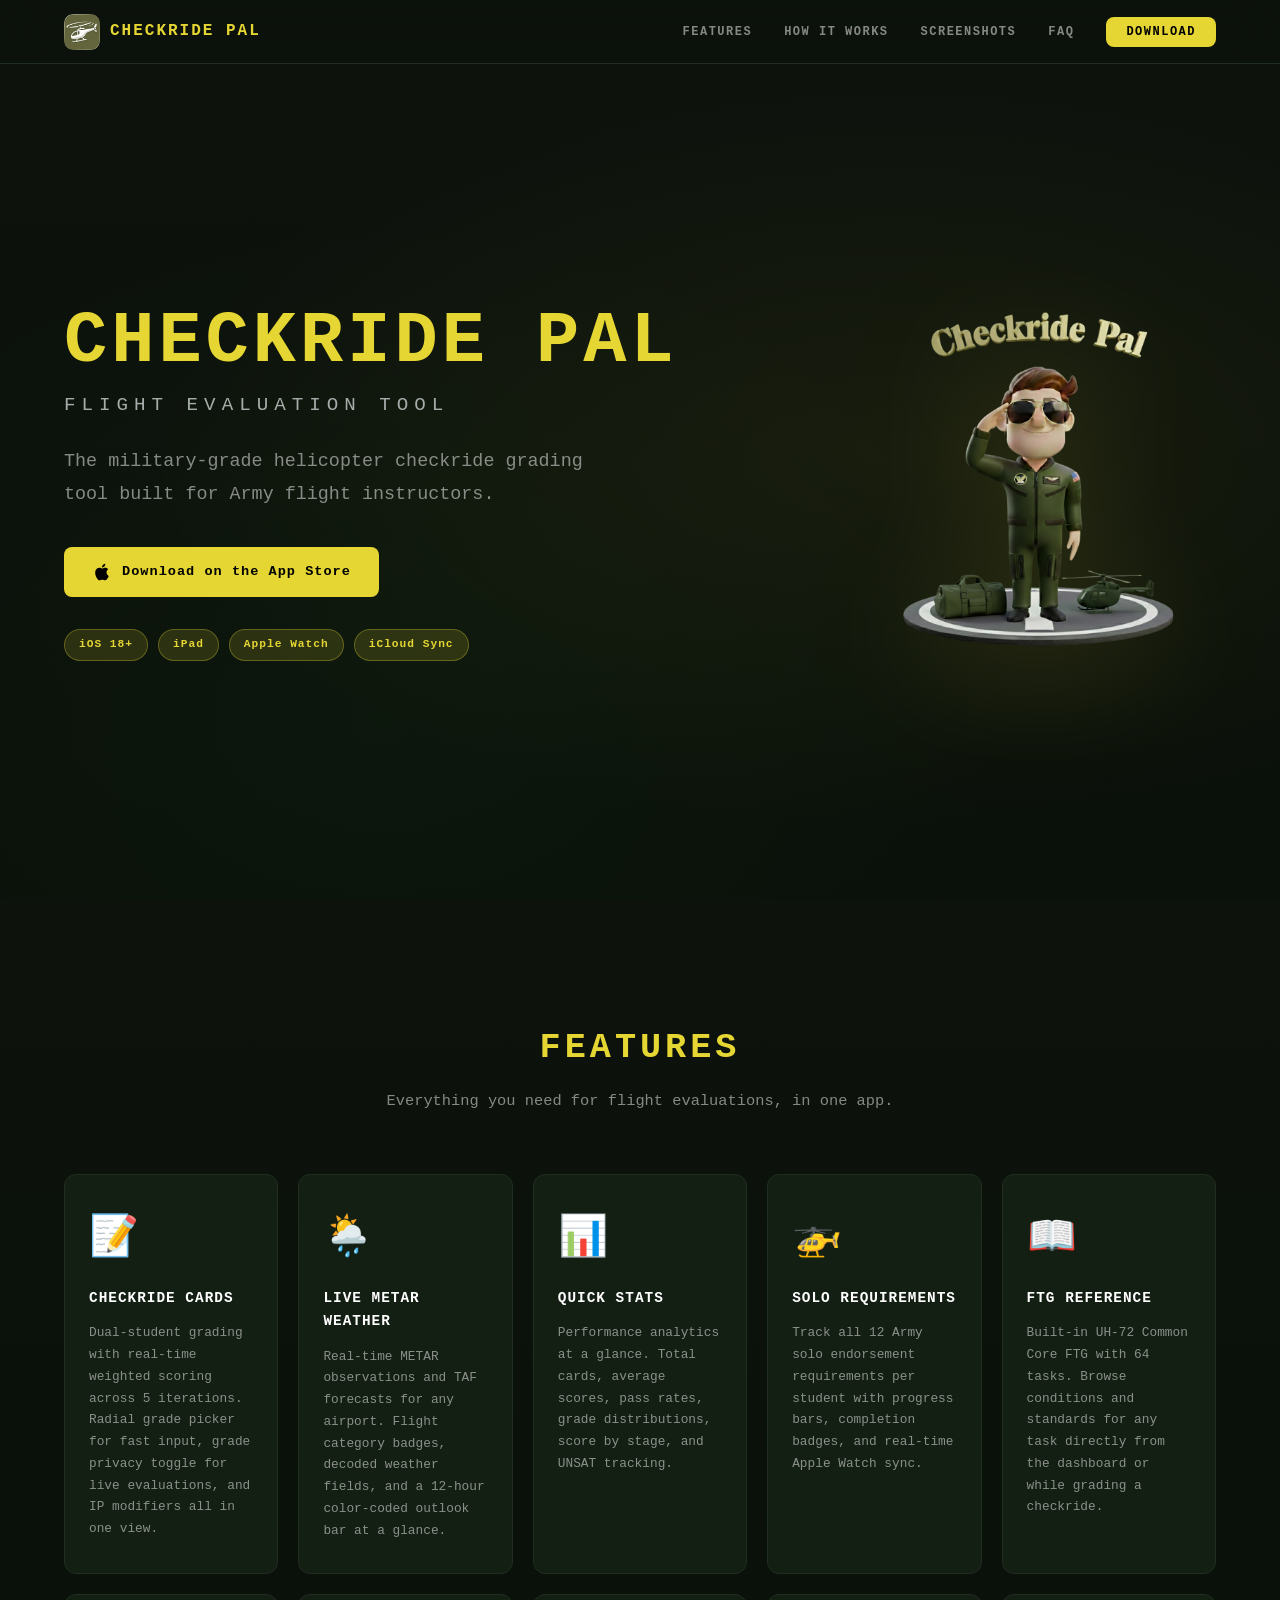
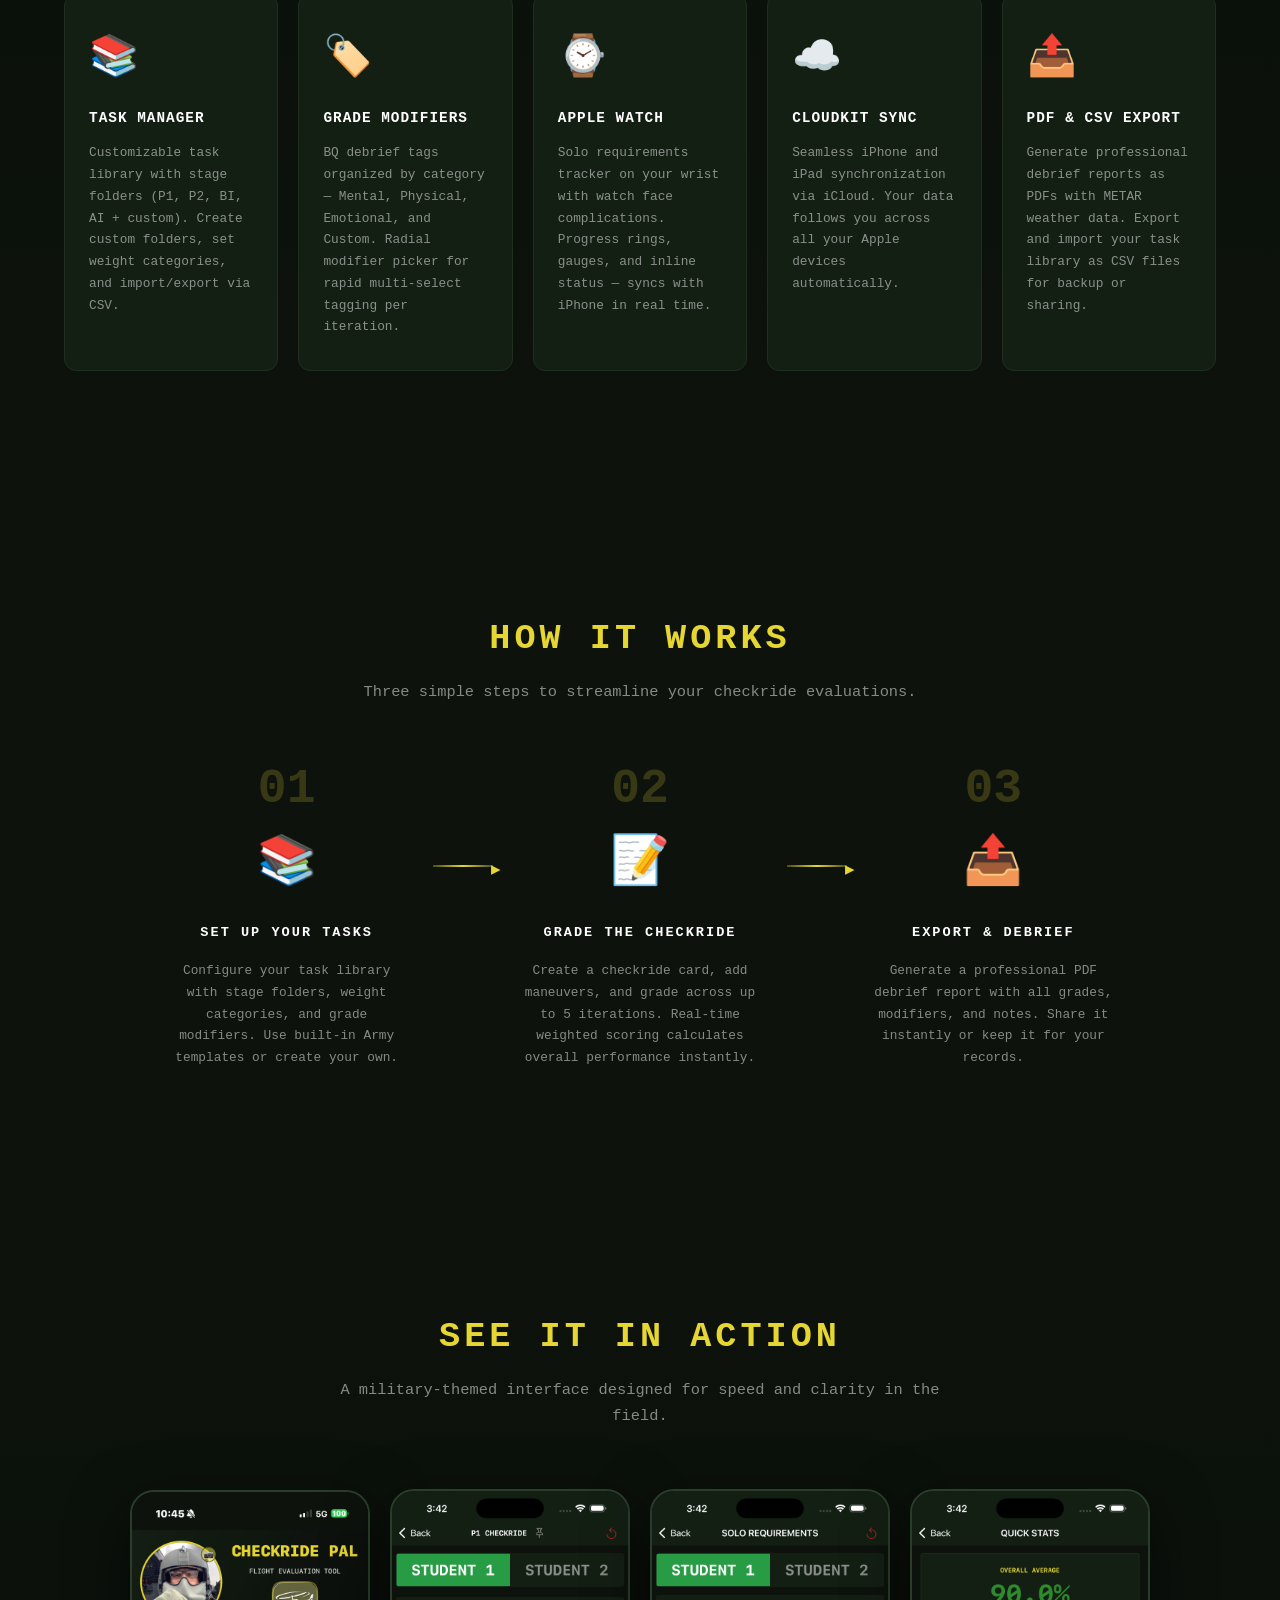
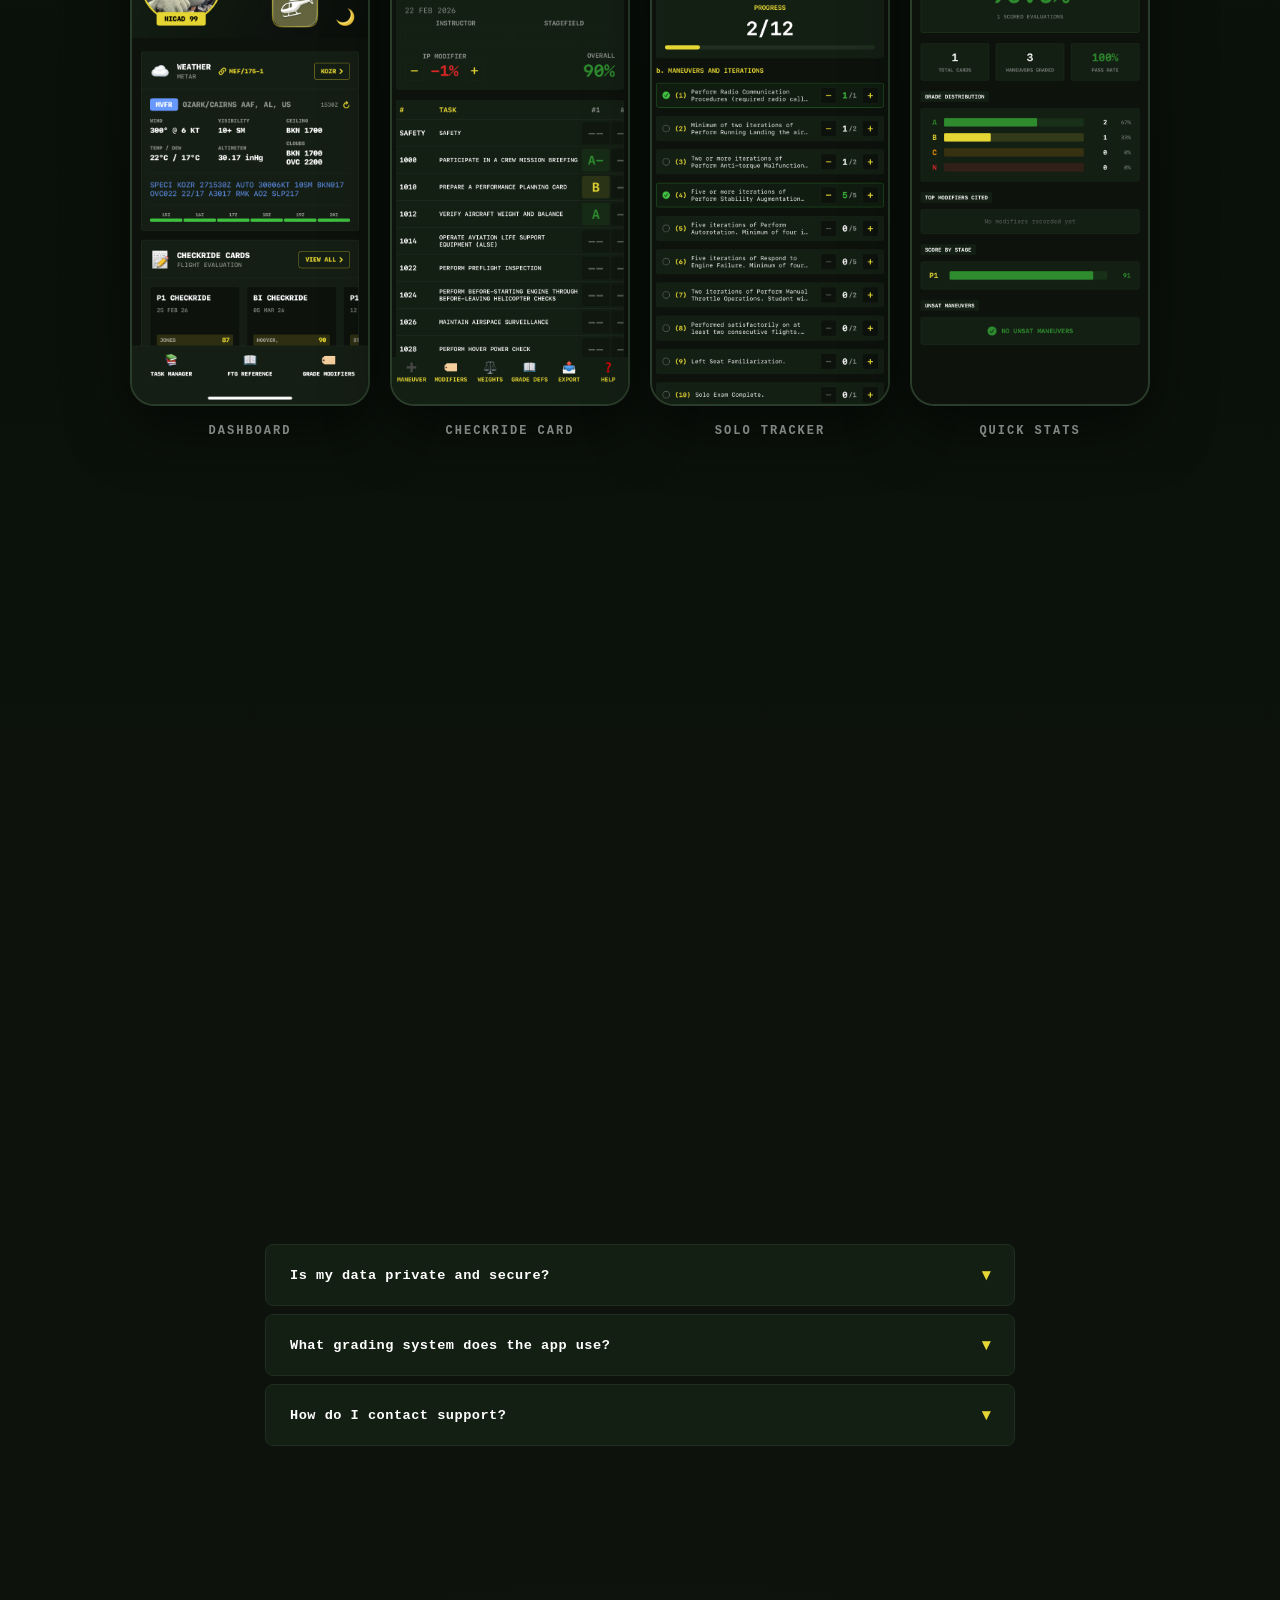
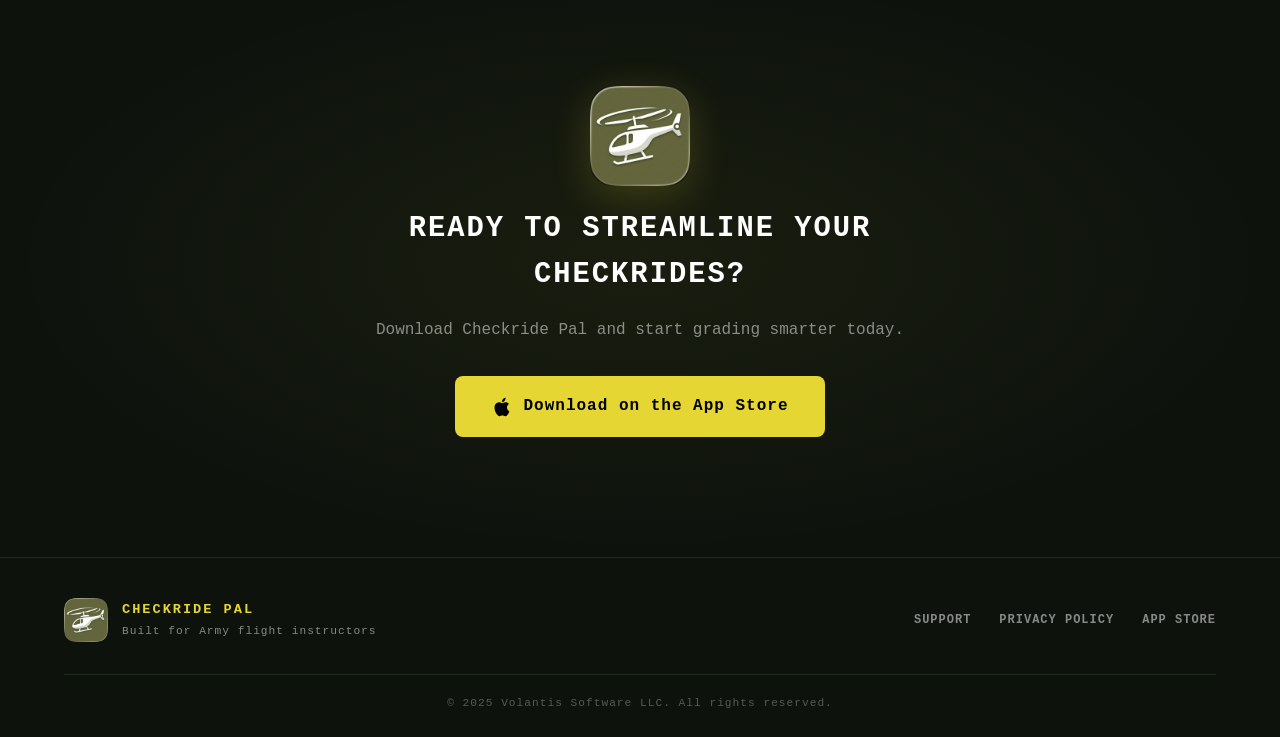
<file: index.html>
<!DOCTYPE html>
<html lang="en">
<head>
    <meta charset="UTF-8">
    <meta name="viewport" content="width=device-width, initial-scale=1.0">
    <title>Checkride Pal — Flight Evaluation Tool</title>
    <meta name="description" content="Military-grade helicopter checkride grading tool for Army flight instructors. Real-time scoring, solo requirements tracking, and Apple Watch companion.">
    <meta name="theme-color" content="#0D120D">
    <link rel="icon" type="image/png" sizes="32x32" href="assets/favicon-32.png?v=2">
    <link rel="icon" type="image/png" sizes="512x512" href="assets/app-icon.png?v=2">
    <link rel="apple-touch-icon" href="assets/app-icon.png?v=2">
    <link rel="stylesheet" href="styles.css">
</head>
<body>
    <!-- Navigation -->
    <nav class="navbar" id="navbar">
        <div class="nav-container">
            <a href="#" class="nav-logo">
                <img src="assets/app-icon.png" alt="Checkride Pal" class="nav-icon">
                <span>CHECKRIDE PAL</span>
            </a>
            <button class="nav-toggle" id="navToggle" aria-label="Toggle navigation">
                <span class="hamburger"></span>
            </button>
            <ul class="nav-links" id="navLinks">
                <li><a href="#features">FEATURES</a></li>
                <li><a href="#how-it-works">HOW IT WORKS</a></li>
                <li><a href="#screenshots">SCREENSHOTS</a></li>
                <li><a href="#faq">FAQ</a></li>
                <li><a href="#download" class="nav-cta">DOWNLOAD</a></li>
            </ul>
        </div>
    </nav>

    <!-- Hero Section -->
    <section class="hero" id="hero">
        <div class="hero-bg"></div>
        <div class="hero-content">
            <div class="hero-text">
                <h1 class="hero-title">CHECKRIDE PAL</h1>
                <p class="hero-subtitle">FLIGHT EVALUATION TOOL</p>
                <p class="hero-description">The military-grade helicopter checkride grading tool built for Army flight instructors.</p>
                <div class="hero-buttons">
                    <a href="#download" class="btn btn-primary">
                        <svg class="apple-icon" viewBox="0 0 24 24" fill="currentColor" width="20" height="20">
                            <path d="M18.71 19.5c-.83 1.24-1.71 2.45-3.05 2.47-1.34.03-1.77-.79-3.29-.79-1.53 0-2 .77-3.27.82-1.31.05-2.3-1.32-3.14-2.53C4.25 17 2.94 12.45 4.7 9.39c.87-1.52 2.43-2.48 4.12-2.51 1.28-.02 2.5.87 3.29.87.78 0 2.26-1.07 3.8-.91.65.03 2.47.26 3.64 1.98-.09.06-2.17 1.28-2.15 3.81.03 3.02 2.65 4.03 2.68 4.04-.03.07-.42 1.44-1.38 2.83M13 3.5c.73-.83 1.94-1.46 2.94-1.5.13 1.17-.34 2.35-1.04 3.19-.69.85-1.83 1.51-2.95 1.42-.15-1.15.41-2.35 1.05-3.11z"/>
                        </svg>
                        Download on the App Store
                    </a>
                </div>
                <div class="hero-badges">
                    <span class="badge">iOS 18+</span>
                    <span class="badge">iPad</span>
                    <span class="badge">Apple Watch</span>
                    <span class="badge">iCloud Sync</span>
                </div>
            </div>
            <div class="hero-image">
                <img src="assets/Pilot_helicopter.png" alt="Checkride Pal Mascot" class="mascot">
            </div>
        </div>
    </section>

    <!-- Features Section -->
    <section class="features" id="features">
        <div class="container">
            <h2 class="section-title fade-in">FEATURES</h2>
            <p class="section-subtitle fade-in">Everything you need for flight evaluations, in one app.</p>
            <div class="features-grid">
                <div class="feature-card fade-in">
                    <span class="feature-emoji">📝</span>
                    <h3>Checkride Cards</h3>
                    <p>Dual-student grading with real-time weighted scoring across 5 iterations. Radial grade picker for fast input, grade privacy toggle for live evaluations, and IP modifiers all in one view.</p>
                </div>
                <div class="feature-card fade-in">
                    <span class="feature-emoji">🌦️</span>
                    <h3>Live METAR Weather</h3>
                    <p>Real-time METAR observations and TAF forecasts for any airport. Flight category badges, decoded weather fields, and a 12-hour color-coded outlook bar at a glance.</p>
                </div>
                <div class="feature-card fade-in">
                    <span class="feature-emoji">📊</span>
                    <h3>Quick Stats</h3>
                    <p>Performance analytics at a glance. Total cards, average scores, pass rates, grade distributions, score by stage, and UNSAT tracking.</p>
                </div>
                <div class="feature-card fade-in">
                    <span class="feature-emoji">🚁</span>
                    <h3>Solo Requirements</h3>
                    <p>Track all 12 Army solo endorsement requirements per student with progress bars, completion badges, and real-time Apple Watch sync.</p>
                </div>
                <div class="feature-card fade-in">
                    <span class="feature-emoji">📖</span>
                    <h3>FTG Reference</h3>
                    <p>Built-in UH-72 Common Core FTG with 64 tasks. Browse conditions and standards for any task directly from the dashboard or while grading a checkride.</p>
                </div>
                <div class="feature-card fade-in">
                    <span class="feature-emoji">📚</span>
                    <h3>Task Manager</h3>
                    <p>Customizable task library with stage folders (P1, P2, BI, AI + custom). Create custom folders, set weight categories, and import/export via CSV.</p>
                </div>
                <div class="feature-card fade-in">
                    <span class="feature-emoji">🏷️</span>
                    <h3>Grade Modifiers</h3>
                    <p>BQ debrief tags organized by category — Mental, Physical, Emotional, and Custom. Radial modifier picker for rapid multi-select tagging per iteration.</p>
                </div>
                <div class="feature-card fade-in">
                    <span class="feature-emoji">⌚</span>
                    <h3>Apple Watch</h3>
                    <p>Solo requirements tracker on your wrist with watch face complications. Progress rings, gauges, and inline status — syncs with iPhone in real time.</p>
                </div>
                <div class="feature-card fade-in">
                    <span class="feature-emoji">☁️</span>
                    <h3>CloudKit Sync</h3>
                    <p>Seamless iPhone and iPad synchronization via iCloud. Your data follows you across all your Apple devices automatically.</p>
                </div>
                <div class="feature-card fade-in">
                    <span class="feature-emoji">📤</span>
                    <h3>PDF & CSV Export</h3>
                    <p>Generate professional debrief reports as PDFs with METAR weather data. Export and import your task library as CSV files for backup or sharing.</p>
                </div>
            </div>
        </div>
    </section>

    <!-- How It Works Section -->
    <section class="how-it-works" id="how-it-works">
        <div class="container">
            <h2 class="section-title fade-in">HOW IT WORKS</h2>
            <p class="section-subtitle fade-in">Three simple steps to streamline your checkride evaluations.</p>
            <div class="steps">
                <div class="step fade-in">
                    <div class="step-number">01</div>
                    <div class="step-icon">📚</div>
                    <h3>SET UP YOUR TASKS</h3>
                    <p>Configure your task library with stage folders, weight categories, and grade modifiers. Use built-in Army templates or create your own.</p>
                </div>
                <div class="step-connector fade-in"></div>
                <div class="step fade-in">
                    <div class="step-number">02</div>
                    <div class="step-icon">📝</div>
                    <h3>GRADE THE CHECKRIDE</h3>
                    <p>Create a checkride card, add maneuvers, and grade across up to 5 iterations. Real-time weighted scoring calculates overall performance instantly.</p>
                </div>
                <div class="step-connector fade-in"></div>
                <div class="step fade-in">
                    <div class="step-number">03</div>
                    <div class="step-icon">📤</div>
                    <h3>EXPORT & DEBRIEF</h3>
                    <p>Generate a professional PDF debrief report with all grades, modifiers, and notes. Share it instantly or keep it for your records.</p>
                </div>
            </div>
        </div>
    </section>

    <!-- Screenshots Section -->
    <section class="screenshots" id="screenshots">
        <div class="container">
            <h2 class="section-title fade-in">SEE IT IN ACTION</h2>
            <p class="section-subtitle fade-in">A military-themed interface designed for speed and clarity in the field.</p>
            <div class="screenshots-row">
                <div class="screenshot-item fade-in">
                    <img src="assets/Dashboard.png" alt="Checkride Pal Dashboard" class="screenshot-img">
                    <p class="screenshot-label">DASHBOARD</p>
                </div>
                <div class="screenshot-item fade-in">
                    <img src="assets/Checkride.png" alt="Checkride Card Grading" class="screenshot-img">
                    <p class="screenshot-label">CHECKRIDE CARD</p>
                </div>
                <div class="screenshot-item fade-in">
                    <img src="assets/SOLO.png" alt="Solo Requirements Tracker" class="screenshot-img">
                    <p class="screenshot-label">SOLO TRACKER</p>
                </div>
                <div class="screenshot-item fade-in">
                    <img src="assets/stats.png" alt="Quick Stats Analytics" class="screenshot-img">
                    <p class="screenshot-label">QUICK STATS</p>
                </div>
            </div>
            <div class="screenshots-row screenshots-row--watch">
                <div class="screenshot-item screenshot-item--watch fade-in">
                    <img src="assets/SOLO_Watch.PNG" alt="Apple Watch Solo Tracker" class="screenshot-img screenshot-img--watch">
                    <p class="screenshot-label">WATCH — SOLO TRACKER</p>
                </div>
                <div class="screenshot-item screenshot-item--watch fade-in">
                    <img src="assets/Complications.png" alt="Apple Watch Complications" class="screenshot-img screenshot-img--watch">
                    <p class="screenshot-label">WATCH — COMPLICATIONS</p>
                </div>
            </div>
        </div>
    </section>

    <!-- FAQ Section -->
    <section class="faq" id="faq">
        <div class="container">
            <h2 class="section-title fade-in">FREQUENTLY ASKED QUESTIONS</h2>
            <div class="faq-list">
                <div class="faq-item fade-in">
                    <button class="faq-question" aria-expanded="false">
                        <span>What devices does Checkride Pal support?</span>
                        <span class="faq-chevron">&#9662;</span>
                    </button>
                    <div class="faq-answer">
                        <p>Checkride Pal runs on iPhone and iPad with iOS 18 or later, plus an Apple Watch companion app for solo requirements tracking. Your data syncs across all devices via iCloud.</p>
                    </div>
                </div>
                <div class="faq-item fade-in">
                    <button class="faq-question" aria-expanded="false">
                        <span>How does iCloud sync work?</span>
                        <span class="faq-chevron">&#9662;</span>
                    </button>
                    <div class="faq-answer">
                        <p>All your checkride cards, task library, grade modifiers, and weight categories sync automatically via CloudKit. Just sign into iCloud on your devices and your data stays up to date.</p>
                    </div>
                </div>
                <div class="faq-item fade-in">
                    <button class="faq-question" aria-expanded="false">
                        <span>Can I customize the task library?</span>
                        <span class="faq-chevron">&#9662;</span>
                    </button>
                    <div class="faq-answer">
                        <p>Yes! The app comes with built-in Army stage templates (P1, P2, BI, AI), and you can create custom folders, add your own tasks, rename folder labels, and set weight categories. You can also import/export your task library as CSV files.</p>
                    </div>
                </div>
                <div class="faq-item fade-in">
                    <button class="faq-question" aria-expanded="false">
                        <span>Is my data private and secure?</span>
                        <span class="faq-chevron">&#9662;</span>
                    </button>
                    <div class="faq-answer">
                        <p>Your data is stored on-device and synced through your personal iCloud account. We do not have access to your evaluation data. No third-party analytics or tracking is used.</p>
                    </div>
                </div>
                <div class="faq-item fade-in">
                    <button class="faq-question" aria-expanded="false">
                        <span>What grading system does the app use?</span>
                        <span class="faq-chevron">&#9662;</span>
                    </button>
                    <div class="faq-answer">
                        <p>The app uses the standard Army letter grade system: A (90-100), B (80-89), C (70-79), and N/Unsatisfactory (69 and below). Grade weights are fully configurable per card, and weight categories let you adjust scoring multipliers globally.</p>
                    </div>
                </div>
                <div class="faq-item fade-in">
                    <button class="faq-question" aria-expanded="false">
                        <span>How do I contact support?</span>
                        <span class="faq-chevron">&#9662;</span>
                    </button>
                    <div class="faq-answer">
                        <p>For support, bug reports, or feature requests, email us at <a href="mailto:support@volantissoftware.com">support@volantissoftware.com</a>. We typically respond within 24 hours.</p>
                    </div>
                </div>
            </div>
        </div>
    </section>

    <!-- Download CTA Section -->
    <section class="download-cta" id="download">
        <div class="container">
            <div class="cta-content fade-in">
                <img src="assets/app-icon.png" alt="Checkride Pal" class="cta-icon">
                <h2>READY TO STREAMLINE YOUR CHECKRIDES?</h2>
                <p>Download Checkride Pal and start grading smarter today.</p>
                <a href="#" class="btn btn-primary btn-large">
                    <svg class="apple-icon" viewBox="0 0 24 24" fill="currentColor" width="22" height="22">
                        <path d="M18.71 19.5c-.83 1.24-1.71 2.45-3.05 2.47-1.34.03-1.77-.79-3.29-.79-1.53 0-2 .77-3.27.82-1.31.05-2.3-1.32-3.14-2.53C4.25 17 2.94 12.45 4.7 9.39c.87-1.52 2.43-2.48 4.12-2.51 1.28-.02 2.5.87 3.29.87.78 0 2.26-1.07 3.8-.91.65.03 2.47.26 3.64 1.98-.09.06-2.17 1.28-2.15 3.81.03 3.02 2.65 4.03 2.68 4.04-.03.07-.42 1.44-1.38 2.83M13 3.5c.73-.83 1.94-1.46 2.94-1.5.13 1.17-.34 2.35-1.04 3.19-.69.85-1.83 1.51-2.95 1.42-.15-1.15.41-2.35 1.05-3.11z"/>
                    </svg>
                    Download on the App Store
                </a>
            </div>
        </div>
    </section>

    <!-- Footer -->
    <footer class="footer">
        <div class="container">
            <div class="footer-content">
                <div class="footer-brand">
                    <img src="assets/app-icon.png" alt="Checkride Pal" class="footer-icon">
                    <div>
                        <span class="footer-name">CHECKRIDE PAL</span>
                        <span class="footer-tagline">Built for Army flight instructors</span>
                    </div>
                </div>
                <div class="footer-links">
                    <a href="mailto:support@volantissoftware.com">Support</a>
                    <a href="privacy.html">Privacy Policy</a>
                    <a href="#">App Store</a>
                </div>
            </div>
            <div class="footer-bottom">
                <p>&copy; 2025 Volantis Software LLC. All rights reserved.</p>
            </div>
        </div>
    </footer>

    <script src="script.js"></script>
</body>
</html>
</file>
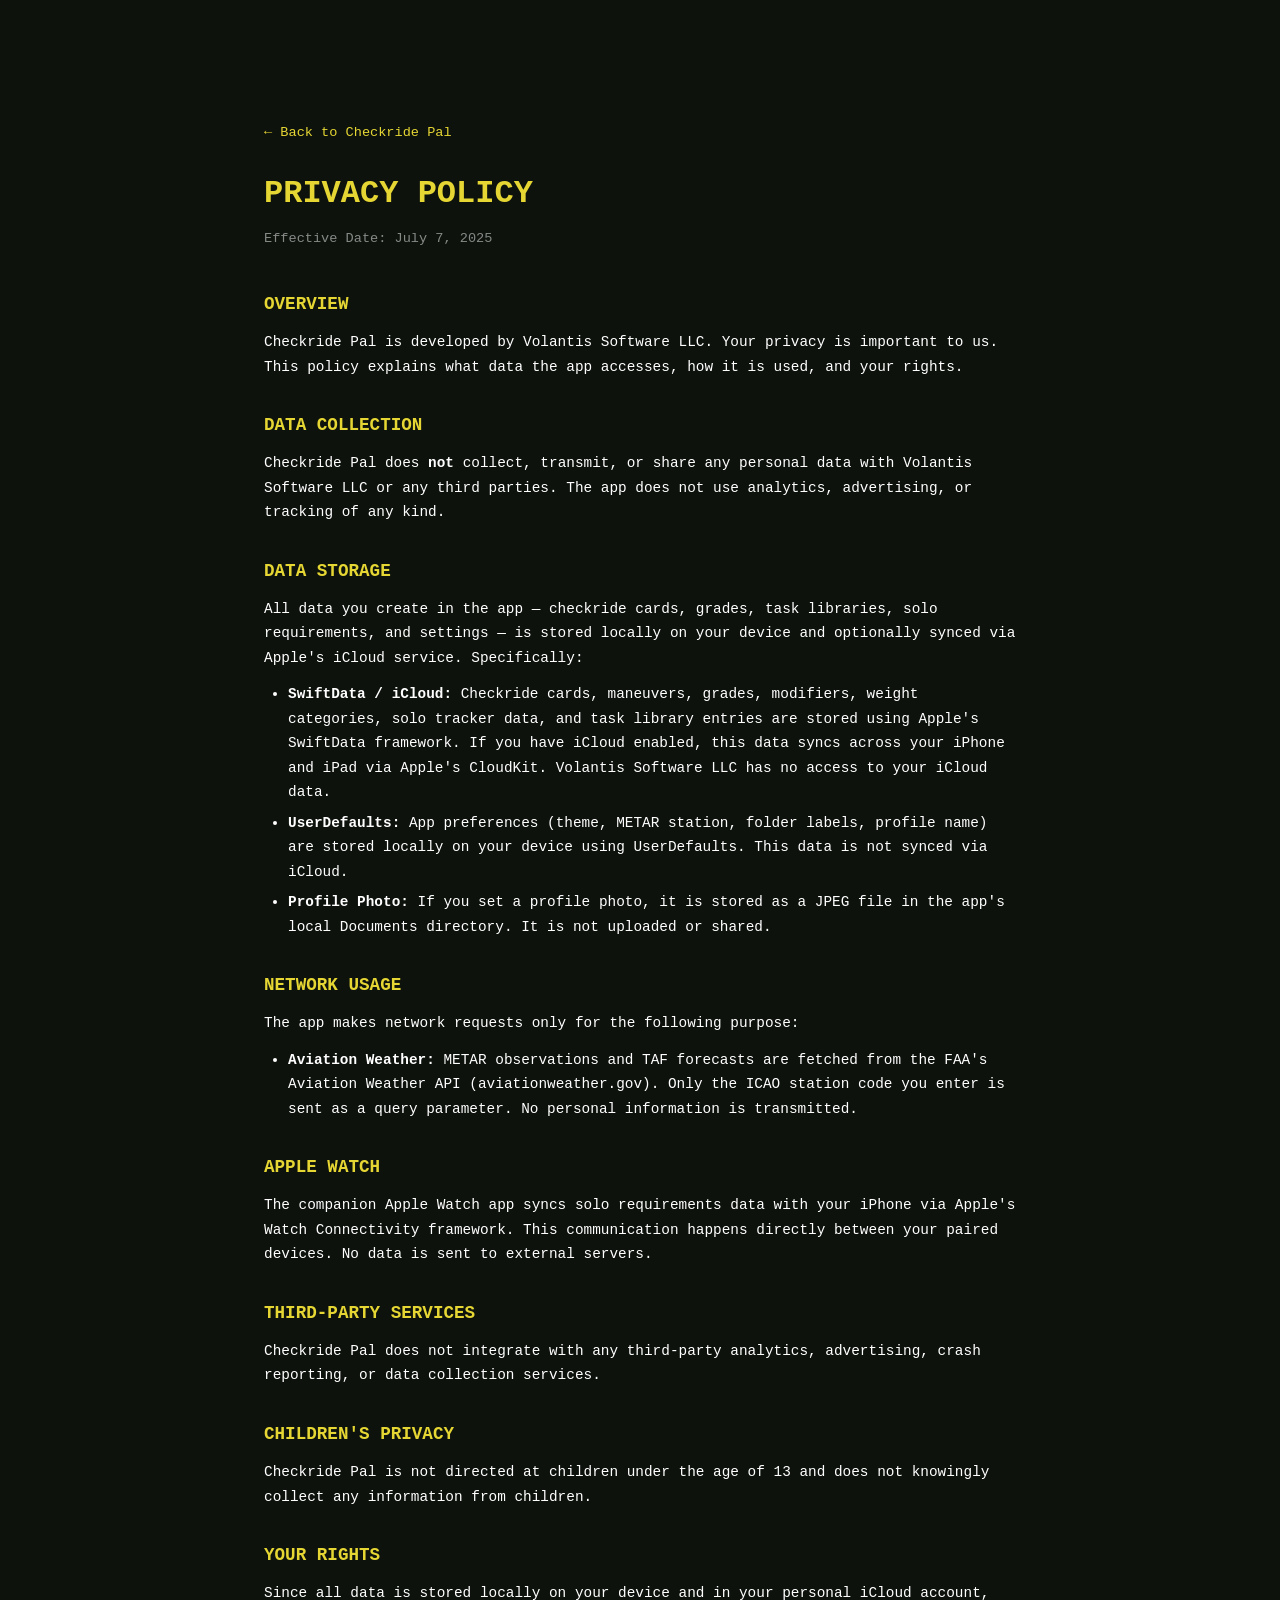
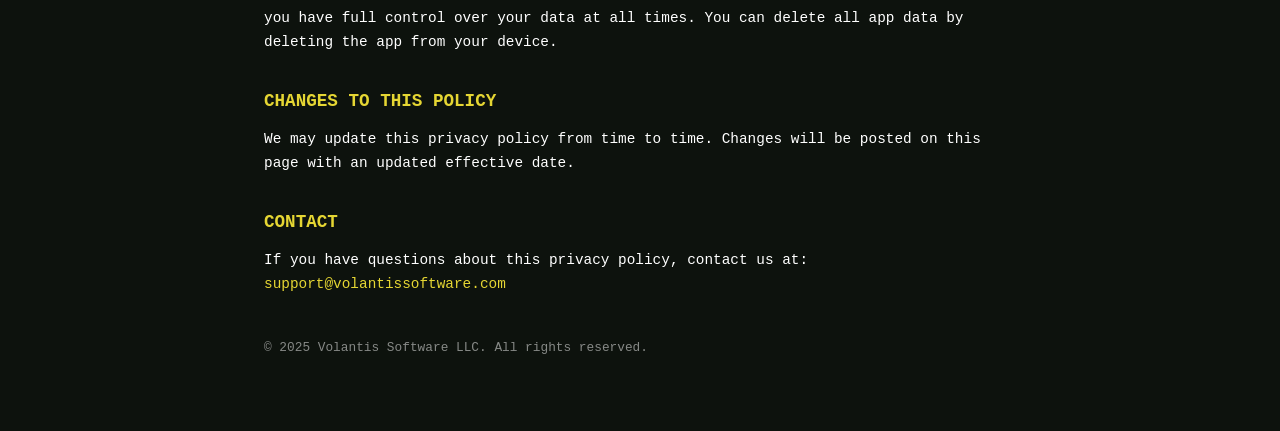
<file: privacy.html>
<!DOCTYPE html>
<html lang="en">
<head>
    <meta charset="UTF-8">
    <meta name="viewport" content="width=device-width, initial-scale=1.0">
    <title>Privacy Policy — Checkride Pal</title>
    <link rel="stylesheet" href="styles.css">
    <link rel="icon" type="image/png" sizes="32x32" href="assets/favicon-32.png">
    <style>
        .privacy-container {
            max-width: 800px;
            margin: 0 auto;
            padding: 120px 24px 60px;
        }
        .privacy-container h1 {
            font-family: var(--font-mono);
            font-size: 2rem;
            color: var(--accent-gold);
            text-transform: uppercase;
            margin-bottom: 8px;
        }
        .privacy-container .effective-date {
            font-family: var(--font-mono);
            font-size: 0.85rem;
            color: var(--text-secondary);
            margin-bottom: 40px;
        }
        .privacy-container h2 {
            font-family: var(--font-mono);
            font-size: 1.1rem;
            color: var(--accent-gold);
            text-transform: uppercase;
            margin-top: 32px;
            margin-bottom: 12px;
        }
        .privacy-container p,
        .privacy-container li {
            font-family: var(--font-mono);
            font-size: 0.9rem;
            color: var(--text-primary);
            line-height: 1.7;
            margin-bottom: 12px;
        }
        .privacy-container ul {
            padding-left: 24px;
            margin-bottom: 16px;
        }
        .privacy-container li {
            margin-bottom: 6px;
        }
        .privacy-container a {
            color: var(--accent-gold);
            text-decoration: none;
        }
        .privacy-container a:hover {
            text-decoration: underline;
        }
        .back-link {
            display: inline-block;
            margin-bottom: 24px;
            font-family: var(--font-mono);
            font-size: 0.85rem;
            color: var(--accent-gold);
            text-decoration: none;
        }
        .back-link:hover {
            text-decoration: underline;
        }
    </style>
</head>
<body>
    <div class="privacy-container">
        <a href="index.html" class="back-link">&larr; Back to Checkride Pal</a>
        <h1>Privacy Policy</h1>
        <p class="effective-date">Effective Date: July 7, 2025</p>

        <h2>Overview</h2>
        <p>Checkride Pal is developed by Volantis Software LLC. Your privacy is important to us. This policy explains what data the app accesses, how it is used, and your rights.</p>

        <h2>Data Collection</h2>
        <p>Checkride Pal does <strong>not</strong> collect, transmit, or share any personal data with Volantis Software LLC or any third parties. The app does not use analytics, advertising, or tracking of any kind.</p>

        <h2>Data Storage</h2>
        <p>All data you create in the app — checkride cards, grades, task libraries, solo requirements, and settings — is stored locally on your device and optionally synced via Apple's iCloud service. Specifically:</p>
        <ul>
            <li><strong>SwiftData / iCloud:</strong> Checkride cards, maneuvers, grades, modifiers, weight categories, solo tracker data, and task library entries are stored using Apple's SwiftData framework. If you have iCloud enabled, this data syncs across your iPhone and iPad via Apple's CloudKit. Volantis Software LLC has no access to your iCloud data.</li>
            <li><strong>UserDefaults:</strong> App preferences (theme, METAR station, folder labels, profile name) are stored locally on your device using UserDefaults. This data is not synced via iCloud.</li>
            <li><strong>Profile Photo:</strong> If you set a profile photo, it is stored as a JPEG file in the app's local Documents directory. It is not uploaded or shared.</li>
        </ul>

        <h2>Network Usage</h2>
        <p>The app makes network requests only for the following purpose:</p>
        <ul>
            <li><strong>Aviation Weather:</strong> METAR observations and TAF forecasts are fetched from the FAA's Aviation Weather API (aviationweather.gov). Only the ICAO station code you enter is sent as a query parameter. No personal information is transmitted.</li>
        </ul>

        <h2>Apple Watch</h2>
        <p>The companion Apple Watch app syncs solo requirements data with your iPhone via Apple's Watch Connectivity framework. This communication happens directly between your paired devices. No data is sent to external servers.</p>

        <h2>Third-Party Services</h2>
        <p>Checkride Pal does not integrate with any third-party analytics, advertising, crash reporting, or data collection services.</p>

        <h2>Children's Privacy</h2>
        <p>Checkride Pal is not directed at children under the age of 13 and does not knowingly collect any information from children.</p>

        <h2>Your Rights</h2>
        <p>Since all data is stored locally on your device and in your personal iCloud account, you have full control over your data at all times. You can delete all app data by deleting the app from your device.</p>

        <h2>Changes to This Policy</h2>
        <p>We may update this privacy policy from time to time. Changes will be posted on this page with an updated effective date.</p>

        <h2>Contact</h2>
        <p>If you have questions about this privacy policy, contact us at:<br>
        <a href="mailto:support@volantissoftware.com">support@volantissoftware.com</a></p>

        <p style="margin-top: 40px; color: var(--text-secondary); font-size: 0.8rem;">&copy; 2025 Volantis Software LLC. All rights reserved.</p>
    </div>
</body>
</html>
</file>
<file: styles.css>
/* ============================================
   CHECKRIDE PAL — Website Styles
   Military Aviation Theme
   ============================================ */

/* --- CSS Custom Properties --- */
:root {
    --bg-primary: #0D120D;
    --bg-card: #141F14;
    --bg-card-hover: #1a2a1a;
    --accent-gold: #E5D633;
    --accent-gold-dim: rgba(229, 214, 51, 0.15);
    --accent-gold-border: rgba(229, 214, 51, 0.3);
    --border: #1F2E1F;
    --border-light: #2a3d2a;
    --text-primary: #FFFFFF;
    --text-secondary: rgba(255, 255, 255, 0.5);
    --text-tertiary: rgba(255, 255, 255, 0.3);
    --success: #40BF40;
    --critical: #D92626;
    --olive-drab: #4D5C48;
    --aluminum: #A5ADAA;
    --font-mono: 'SF Mono', 'Fira Code', 'Cascadia Code', 'Courier New', monospace;
    --nav-height: 64px;
    --container-max: 1200px;
    --radius: 8px;
    --radius-lg: 12px;
    --transition: 0.3s ease;
}

/* --- Reset & Base --- */
*,
*::before,
*::after {
    margin: 0;
    padding: 0;
    box-sizing: border-box;
}

html {
    scroll-behavior: smooth;
    scroll-padding-top: var(--nav-height);
}

body {
    font-family: var(--font-mono);
    background-color: var(--bg-primary);
    color: var(--text-primary);
    line-height: 1.6;
    -webkit-font-smoothing: antialiased;
    -moz-osx-font-smoothing: grayscale;
}

a {
    color: var(--accent-gold);
    text-decoration: none;
    transition: color var(--transition);
}

a:hover {
    color: #f0e85a;
}

img {
    max-width: 100%;
    height: auto;
}

.container {
    max-width: var(--container-max);
    margin: 0 auto;
    padding: 0 24px;
}

/* --- Navbar --- */
.navbar {
    position: fixed;
    top: 0;
    left: 0;
    right: 0;
    height: var(--nav-height);
    background: rgba(13, 18, 13, 0.92);
    backdrop-filter: blur(20px);
    -webkit-backdrop-filter: blur(20px);
    border-bottom: 1px solid var(--border);
    z-index: 1000;
    transition: background var(--transition);
}

.nav-container {
    max-width: var(--container-max);
    margin: 0 auto;
    padding: 0 24px;
    height: 100%;
    display: flex;
    align-items: center;
    justify-content: space-between;
}

.nav-logo {
    display: flex;
    align-items: center;
    gap: 10px;
    color: var(--accent-gold);
    font-weight: 700;
    font-size: 1rem;
    letter-spacing: 2px;
}

.nav-icon {
    width: 36px;
    height: 36px;
    border-radius: 8px;
}

.nav-links {
    display: flex;
    align-items: center;
    gap: 32px;
    list-style: none;
}

.nav-links a {
    color: var(--text-secondary);
    font-size: 0.75rem;
    font-weight: 600;
    letter-spacing: 1.5px;
    transition: color var(--transition);
    position: relative;
}

.nav-links a::after {
    content: '';
    position: absolute;
    bottom: -4px;
    left: 0;
    width: 0;
    height: 2px;
    background: var(--accent-gold);
    transition: width var(--transition);
}

.nav-links a:hover {
    color: var(--text-primary);
}

.nav-links a:hover::after {
    width: 100%;
}

.nav-cta {
    background: var(--accent-gold);
    color: #000 !important;
    padding: 8px 20px;
    border-radius: var(--radius);
    font-weight: 700;
}

.nav-cta::after {
    display: none !important;
}

.nav-cta:hover {
    background: #f0e85a;
    color: #000 !important;
}

/* Hamburger */
.nav-toggle {
    display: none;
    background: none;
    border: none;
    cursor: pointer;
    padding: 8px;
}

.hamburger {
    display: block;
    width: 24px;
    height: 2px;
    background: var(--text-primary);
    position: relative;
    transition: background var(--transition);
}

.hamburger::before,
.hamburger::after {
    content: '';
    position: absolute;
    left: 0;
    width: 24px;
    height: 2px;
    background: var(--text-primary);
    transition: transform var(--transition);
}

.hamburger::before {
    top: -7px;
}

.hamburger::after {
    top: 7px;
}

.nav-toggle.active .hamburger {
    background: transparent;
}

.nav-toggle.active .hamburger::before {
    transform: translateY(7px) rotate(45deg);
}

.nav-toggle.active .hamburger::after {
    transform: translateY(-7px) rotate(-45deg);
}

/* --- Hero Section --- */
.hero {
    min-height: 100vh;
    display: flex;
    align-items: center;
    position: relative;
    overflow: hidden;
    padding-top: var(--nav-height);
}

.hero-bg {
    position: absolute;
    inset: 0;
    background: radial-gradient(ellipse at 70% 50%, rgba(229, 214, 51, 0.06) 0%, transparent 60%),
                radial-gradient(ellipse at 30% 80%, rgba(64, 191, 64, 0.04) 0%, transparent 50%),
                linear-gradient(180deg, var(--bg-primary) 0%, #0a100a 100%);
}

.hero-content {
    position: relative;
    max-width: var(--container-max);
    margin: 0 auto;
    padding: 60px 24px;
    display: flex;
    align-items: center;
    gap: 60px;
    width: 100%;
}

.hero-text {
    flex: 1;
}

.hero-title {
    font-size: clamp(2.5rem, 6vw, 4.5rem);
    font-weight: 900;
    color: var(--accent-gold);
    letter-spacing: 4px;
    line-height: 1.1;
    margin-bottom: 8px;
}

.hero-subtitle {
    font-size: clamp(0.9rem, 2vw, 1.2rem);
    color: var(--aluminum);
    letter-spacing: 6px;
    font-weight: 500;
    margin-bottom: 24px;
}

.hero-description {
    font-size: clamp(0.95rem, 1.5vw, 1.15rem);
    color: var(--text-secondary);
    max-width: 520px;
    line-height: 1.8;
    margin-bottom: 36px;
}

.hero-buttons {
    margin-bottom: 32px;
}

.hero-badges {
    display: flex;
    flex-wrap: wrap;
    gap: 10px;
}

.badge {
    background: var(--accent-gold-dim);
    color: var(--accent-gold);
    padding: 6px 14px;
    border-radius: 20px;
    font-size: 0.7rem;
    font-weight: 600;
    letter-spacing: 1px;
    border: 1px solid var(--accent-gold-border);
}

.hero-image {
    flex: 0 0 auto;
}

.mascot {
    width: 360px;
    height: 360px;
    object-fit: contain;
    filter: drop-shadow(0 20px 60px rgba(229, 214, 51, 0.15));
    animation: float 6s ease-in-out infinite;
}

@keyframes float {
    0%, 100% { transform: translateY(0); }
    50% { transform: translateY(-15px); }
}

/* --- Buttons --- */
.btn {
    display: inline-flex;
    align-items: center;
    gap: 10px;
    padding: 14px 28px;
    border-radius: var(--radius);
    font-family: var(--font-mono);
    font-size: 0.85rem;
    font-weight: 700;
    letter-spacing: 1px;
    cursor: pointer;
    transition: all var(--transition);
    border: none;
    text-decoration: none;
}

.btn-primary {
    background: var(--accent-gold);
    color: #000;
}

.btn-primary:hover {
    background: #f0e85a;
    color: #000;
    transform: translateY(-2px);
    box-shadow: 0 8px 30px rgba(229, 214, 51, 0.25);
}

.btn-large {
    padding: 18px 36px;
    font-size: 1rem;
}

.apple-icon {
    width: 20px;
    height: 20px;
}

.btn-large .apple-icon {
    width: 22px;
    height: 22px;
}

/* --- Section Common --- */
.section-title {
    font-size: clamp(1.5rem, 3vw, 2.2rem);
    font-weight: 900;
    color: var(--accent-gold);
    letter-spacing: 4px;
    text-align: center;
    margin-bottom: 12px;
}

.section-subtitle {
    font-size: clamp(0.85rem, 1.2vw, 1rem);
    color: var(--text-secondary);
    text-align: center;
    max-width: 600px;
    margin: 0 auto 60px;
    line-height: 1.7;
}

/* --- Features Section --- */
.features {
    padding: 120px 0;
    background: linear-gradient(180deg, var(--bg-primary) 0%, #0a100a 50%, var(--bg-primary) 100%);
}

.features-grid {
    display: grid;
    grid-template-columns: repeat(5, 1fr);
    gap: 20px;
}

.feature-card {
    background: var(--bg-card);
    border: 1px solid var(--border);
    border-radius: var(--radius-lg);
    padding: 32px 24px;
    transition: all var(--transition);
    position: relative;
    overflow: hidden;
}

.feature-card::before {
    content: '';
    position: absolute;
    top: 0;
    left: 0;
    right: 0;
    height: 2px;
    background: var(--accent-gold);
    transform: scaleX(0);
    transition: transform var(--transition);
}

.feature-card:hover {
    border-color: var(--accent-gold-border);
    background: var(--bg-card-hover);
    transform: translateY(-4px);
}

.feature-card:hover::before {
    transform: scaleX(1);
}

.feature-emoji {
    font-size: 2.5rem;
    display: block;
    margin-bottom: 16px;
}

.feature-card h3 {
    font-size: 0.9rem;
    font-weight: 700;
    color: var(--text-primary);
    letter-spacing: 1px;
    text-transform: uppercase;
    margin-bottom: 12px;
}

.feature-card p {
    font-size: 0.8rem;
    color: var(--text-secondary);
    line-height: 1.7;
}

/* --- How It Works --- */
.how-it-works {
    padding: 120px 0;
}

.steps {
    display: flex;
    align-items: flex-start;
    justify-content: center;
    gap: 0;
    max-width: 1000px;
    margin: 0 auto;
}

.step {
    flex: 1;
    text-align: center;
    padding: 0 24px;
    position: relative;
}

.step-number {
    font-size: 3rem;
    font-weight: 900;
    color: var(--accent-gold);
    opacity: 0.2;
    line-height: 1;
    margin-bottom: 12px;
}

.step-icon {
    font-size: 3rem;
    margin-bottom: 20px;
    display: block;
}

.step h3 {
    font-size: 0.85rem;
    font-weight: 700;
    letter-spacing: 2px;
    color: var(--text-primary);
    margin-bottom: 16px;
}

.step p {
    font-size: 0.8rem;
    color: var(--text-secondary);
    line-height: 1.7;
}

.step-connector {
    flex: 0 0 60px;
    height: 2px;
    background: linear-gradient(90deg, var(--accent-gold-border), var(--accent-gold), var(--accent-gold-border));
    margin-top: 100px;
    position: relative;
}

.step-connector::after {
    content: '▸';
    position: absolute;
    right: -8px;
    top: -10px;
    color: var(--accent-gold);
    font-size: 1.2rem;
}

/* --- Screenshots Section --- */
.screenshots {
    padding: 120px 0;
    background: linear-gradient(180deg, var(--bg-primary) 0%, #0a100a 50%, var(--bg-primary) 100%);
    overflow: hidden;
}

.screenshots-row {
    display: flex;
    justify-content: center;
    align-items: flex-end;
    gap: 20px;
    max-width: 1300px;
    margin: 0 auto;
    padding: 0 24px;
}

.screenshot-item {
    display: flex;
    flex-direction: column;
    align-items: center;
    gap: 16px;
    flex: 0 0 auto;
    width: 240px;
}

.screenshot-item--watch {
    width: 160px;
    background: var(--bg-card);
    padding: 12px;
    border-radius: 24px;
    border: 1px solid var(--border-light);
}

.screenshots-row--watch {
    margin-top: 40px;
}

.screenshot-img {
    width: 100%;
    height: auto;
    display: block;
    border-radius: 24px;
    border: 2px solid var(--border-light);
    box-shadow: 0 20px 60px rgba(0, 0, 0, 0.5);
    transition: transform var(--transition), box-shadow var(--transition);
}

.screenshot-item:hover .screenshot-img {
    transform: translateY(-8px);
    box-shadow: 0 30px 80px rgba(229, 214, 51, 0.12);
}

.screenshot-img--watch {
    border-radius: 16px;
    mix-blend-mode: lighten;
    border: none;
    box-shadow: none;
}

.screenshot-label {
    font-size: 0.75rem;
    color: var(--text-secondary);
    letter-spacing: 2px;
    font-weight: 600;
    text-align: center;
}

/* --- FAQ Section --- */
.faq {
    padding: 120px 0;
}

.faq-list {
    max-width: 750px;
    margin: 0 auto;
    display: flex;
    flex-direction: column;
    gap: 8px;
}

.faq-item {
    background: var(--bg-card);
    border: 1px solid var(--border);
    border-radius: var(--radius);
    overflow: hidden;
    transition: border-color var(--transition);
}

.faq-item:hover {
    border-color: var(--border-light);
}

.faq-item.active {
    border-color: var(--accent-gold-border);
}

.faq-question {
    width: 100%;
    display: flex;
    justify-content: space-between;
    align-items: center;
    padding: 20px 24px;
    background: none;
    border: none;
    color: var(--text-primary);
    font-family: var(--font-mono);
    font-size: 0.85rem;
    font-weight: 600;
    letter-spacing: 0.5px;
    cursor: pointer;
    text-align: left;
    transition: color var(--transition);
}

.faq-question:hover {
    color: var(--accent-gold);
}

.faq-chevron {
    font-size: 1rem;
    color: var(--accent-gold);
    transition: transform var(--transition);
    flex-shrink: 0;
    margin-left: 16px;
}

.faq-item.active .faq-chevron {
    transform: rotate(180deg);
}

.faq-answer {
    max-height: 0;
    overflow: hidden;
    transition: max-height 0.4s ease, padding 0.4s ease;
}

.faq-item.active .faq-answer {
    max-height: 300px;
}

.faq-answer p {
    padding: 0 24px 20px;
    font-size: 0.82rem;
    color: var(--text-secondary);
    line-height: 1.8;
}

.faq-answer a {
    color: var(--accent-gold);
}

/* --- Download CTA --- */
.download-cta {
    padding: 120px 0;
    background: radial-gradient(ellipse at center, rgba(229, 214, 51, 0.06) 0%, transparent 70%);
}

.cta-content {
    text-align: center;
    display: flex;
    flex-direction: column;
    align-items: center;
    gap: 20px;
}

.cta-icon {
    width: 100px;
    height: 100px;
    border-radius: 22px;
    box-shadow: 0 10px 40px rgba(229, 214, 51, 0.2);
}

.cta-content h2 {
    font-size: clamp(1.3rem, 2.5vw, 1.8rem);
    font-weight: 900;
    color: var(--text-primary);
    letter-spacing: 2px;
    max-width: 600px;
}

.cta-content p {
    font-size: 1rem;
    color: var(--text-secondary);
    margin-bottom: 12px;
}

/* --- Footer --- */
.footer {
    border-top: 1px solid var(--border);
    padding: 40px 0 24px;
}

.footer-content {
    display: flex;
    justify-content: space-between;
    align-items: center;
    margin-bottom: 32px;
}

.footer-brand {
    display: flex;
    align-items: center;
    gap: 14px;
}

.footer-icon {
    width: 44px;
    height: 44px;
    border-radius: 10px;
}

.footer-name {
    display: block;
    font-size: 0.85rem;
    font-weight: 700;
    color: var(--accent-gold);
    letter-spacing: 2px;
}

.footer-tagline {
    display: block;
    font-size: 0.7rem;
    color: var(--text-secondary);
    letter-spacing: 1px;
    margin-top: 2px;
}

.footer-links {
    display: flex;
    gap: 28px;
}

.footer-links a {
    color: var(--text-secondary);
    font-size: 0.75rem;
    font-weight: 600;
    letter-spacing: 1px;
    text-transform: uppercase;
}

.footer-links a:hover {
    color: var(--accent-gold);
}

.footer-bottom {
    border-top: 1px solid var(--border);
    padding-top: 20px;
    text-align: center;
}

.footer-bottom p {
    font-size: 0.7rem;
    color: var(--text-tertiary);
    letter-spacing: 1px;
}

/* --- Fade-in Animation --- */
.fade-in {
    opacity: 0;
    transform: translateY(24px);
    transition: opacity 0.6s ease, transform 0.6s ease;
}

.fade-in.visible {
    opacity: 1;
    transform: translateY(0);
}

/* --- Responsive --- */

/* Tablet */
@media (max-width: 1024px) {
    .features-grid {
        grid-template-columns: repeat(2, 1fr);
    }

    .screenshot-item {
        width: 220px;
    }

    .screenshot-item--watch {
        width: 150px;
    }

    .steps {
        flex-direction: column;
        align-items: center;
        gap: 32px;
    }

    .step-connector {
        width: 2px;
        height: 40px;
        flex: 0 0 40px;
        background: linear-gradient(180deg, var(--accent-gold-border), var(--accent-gold), var(--accent-gold-border));
        margin-top: 0;
    }

    .step-connector::after {
        content: '▾';
        right: -7px;
        top: auto;
        bottom: -12px;
    }
}

/* Mobile */
@media (max-width: 768px) {
    :root {
        --nav-height: 56px;
    }

    .nav-toggle {
        display: block;
    }

    .nav-links {
        position: fixed;
        top: var(--nav-height);
        left: 0;
        right: 0;
        background: rgba(13, 18, 13, 0.98);
        backdrop-filter: blur(20px);
        -webkit-backdrop-filter: blur(20px);
        flex-direction: column;
        padding: 24px;
        gap: 0;
        border-bottom: 1px solid var(--border);
        transform: translateY(-100%);
        opacity: 0;
        pointer-events: none;
        transition: transform var(--transition), opacity var(--transition);
    }

    .nav-links.open {
        transform: translateY(0);
        opacity: 1;
        pointer-events: all;
    }

    .nav-links li {
        width: 100%;
    }

    .nav-links a {
        display: block;
        padding: 14px 0;
        font-size: 0.85rem;
        border-bottom: 1px solid var(--border);
    }

    .nav-links a::after {
        display: none;
    }

    .nav-cta {
        text-align: center;
        margin-top: 8px;
    }

    .hero-content {
        flex-direction: column-reverse;
        text-align: center;
        padding: 40px 24px;
        gap: 32px;
    }

    .hero-description {
        margin-left: auto;
        margin-right: auto;
    }

    .hero-badges {
        justify-content: center;
    }

    .hero-buttons {
        display: flex;
        justify-content: center;
    }

    .mascot {
        width: 240px;
        height: 240px;
    }

    .features-grid {
        grid-template-columns: 1fr;
    }

    .screenshots-row {
        flex-wrap: wrap;
        gap: 20px;
    }

    .screenshot-item {
        width: 160px;
    }

    .screenshot-item--watch {
        width: 120px;
    }

    .footer-content {
        flex-direction: column;
        gap: 24px;
        text-align: center;
    }

    .footer-brand {
        flex-direction: column;
    }

    .footer-links {
        flex-wrap: wrap;
        justify-content: center;
        gap: 20px;
    }
}

/* Small mobile */
@media (max-width: 480px) {
    .hero-title {
        font-size: 2rem;
    }

    .hero-subtitle {
        letter-spacing: 3px;
    }

    .btn {
        padding: 12px 20px;
        font-size: 0.8rem;
    }

    .btn-large {
        padding: 14px 24px;
        font-size: 0.85rem;
    }

    .section-title {
        letter-spacing: 2px;
    }

    .screenshot-item {
        width: 140px;
    }

    .screenshot-item--watch {
        width: 110px;
    }

    .screenshot-img {
        border-radius: 16px;
    }
}
</file>
